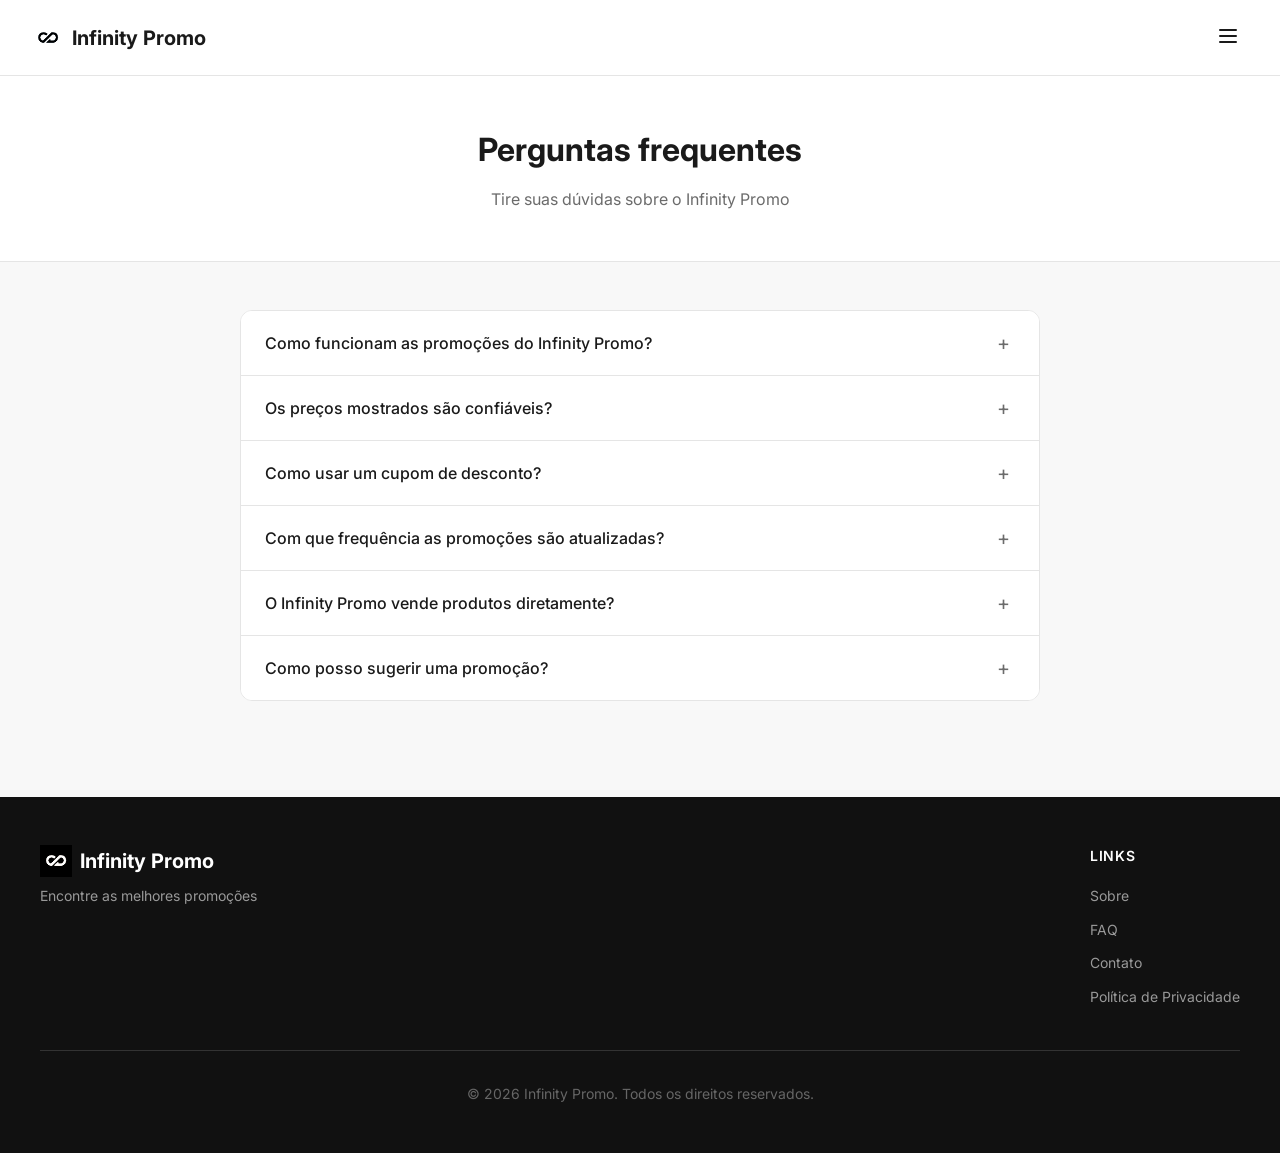
<file: website/faq.html>
<!DOCTYPE html>
<html lang="pt-BR">
<head>
  <meta charset="UTF-8">
  <meta name="viewport" content="width=device-width, initial-scale=1.0">
  <title>FAQ - Infinity Promo</title>
  <link rel="stylesheet" href="style.css">
  <link rel="icon" type="image/png" href="infinity.png">
  <meta name="description" content="Perguntas frequentes sobre o Infinity Promo: como funcionam as promoções, cupons de desconto, frequência de atualização e como sugerir ofertas.">
</head>
<body>
  <header class="header">
    <div class="header-container">
      <a href="index.html" class="logo">
        <img src="infinity.png" alt="Logo" class="logo-img">
        Infinity Promo
      </a>
      <button class="menu-toggle" aria-label="Menu">
        <svg xmlns="http://www.w3.org/2000/svg" viewBox="0 0 24 24" fill="none" stroke="currentColor" stroke-width="2" stroke-linecap="round" stroke-linejoin="round">
          <line x1="4" x2="20" y1="12" y2="12"/>
          <line x1="4" x2="20" y1="6" y2="6"/>
          <line x1="4" x2="20" y1="18" y2="18"/>
        </svg>
      </button>
      <ul class="nav-links">
        <li><a href="index.html">Início</a></li>
        <li><a href="sobre.html">Sobre</a></li>
        <li><a href="faq.html" class="active">FAQ</a></li>
      </ul>
    </div>
  </header>

  <div class="page-header">
    <h1>Perguntas frequentes</h1>
    <p class="page-header-subtitle">Tire suas dúvidas sobre o Infinity Promo</p>
  </div>

  <section class="section">
    <div class="faq-list" id="faqList"></div>
  </section>

  <footer class="footer">
    <div class="footer-content">
      <div class="footer-brand">
        <div class="logo">
          <img src="infinity.png" alt="Logo" class="logo-img">
          Infinity Promo
        </div>
        <p>Encontre as melhores promoções</p>
      </div>
      <div class="footer-links">
        <h4>Links</h4>
        <ul>
          <li><a href="sobre.html">Sobre</a></li>
          <li><a href="faq.html">FAQ</a></li>
          <li><a href="#">Contato</a></li>
          <li><a href="#">Política de Privacidade</a></li>
        </ul>
      </div>
    </div>
    <div class="footer-bottom">
      <p>&copy; 2026 Infinity Promo. Todos os direitos reservados.</p>
    </div>
  </footer>

  <script src="faq.js"></script>
</body>
</html>
</file>
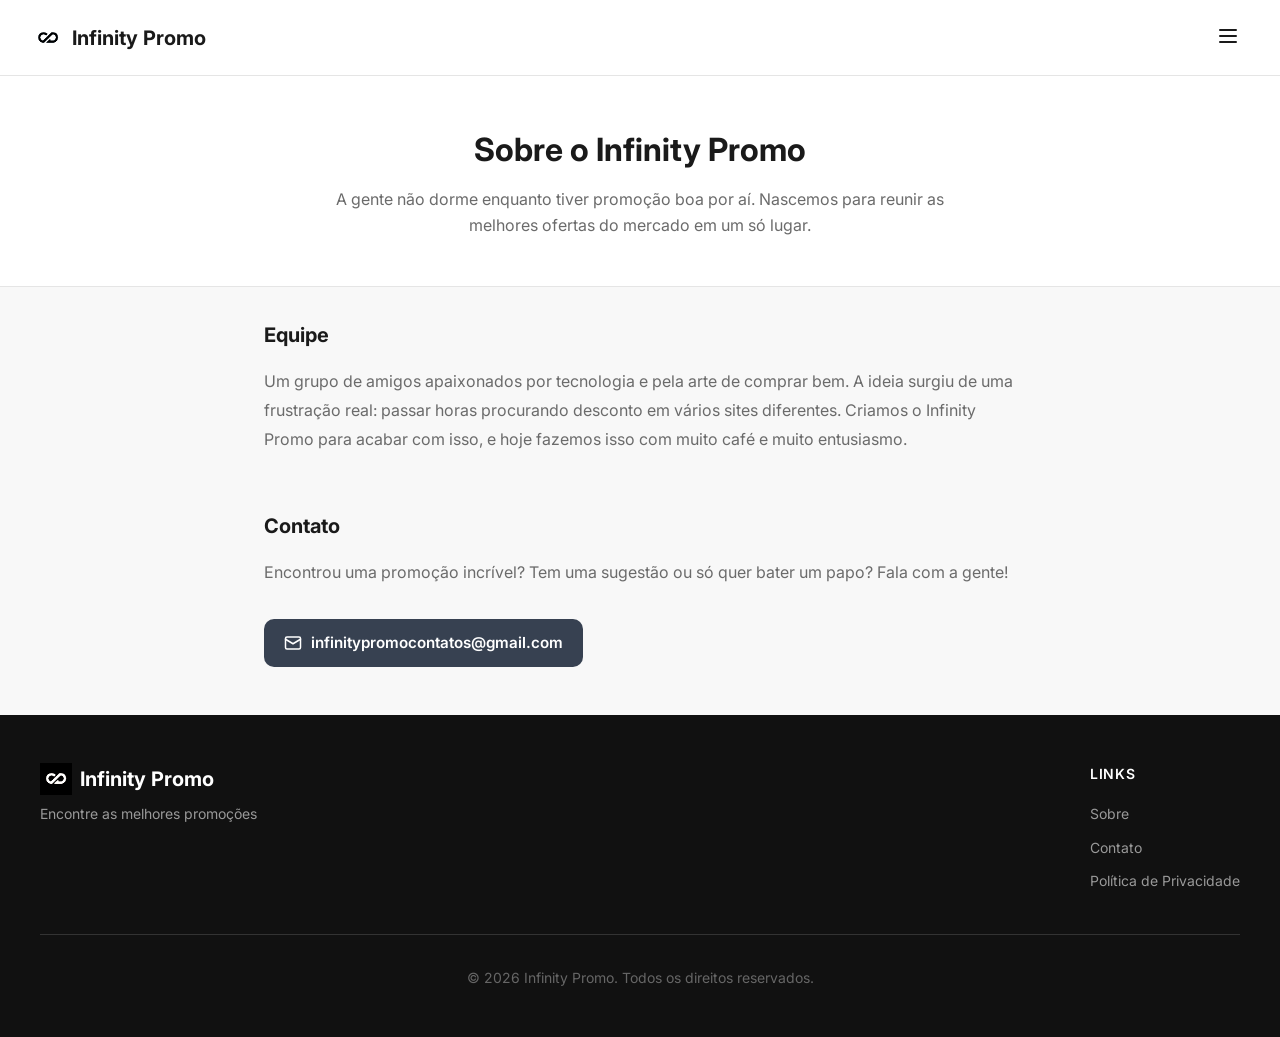
<file: website/sobre.html>
<!DOCTYPE html>
<html lang="pt-BR">
<head>
  <meta charset="UTF-8">
  <meta name="viewport" content="width=device-width, initial-scale=1.0">
  <title>Sobre - Infinity Promo</title>
  <link rel="stylesheet" href="style.css">
  <link rel="icon" type="image/png" href="infinity.png">
  <meta name="description" content="Sobre o Infinity Promo: nossa missão é facilitar a busca pelas melhores promoções online, com ofertas verificadas e atualizadas diariamente.">
  <style>
    /* ===== Estilos scoped da página /sobre ===== */

    .page-header-subtitle {
      max-width: 640px;
      margin-left: auto;
      margin-right: auto;
      line-height: 1.6;
    }

    .sobre-section {
      margin-top: 3.5rem;
    }

    .sobre-section:first-child {
      margin-top: 1rem;
    }

    .sobre-section h2 {
      margin-top: 0;
      margin-bottom: 1rem;
    }

    .sobre-section p {
      margin-bottom: 1rem;
    }

    .sobre-section p:last-child {
      margin-bottom: 0;
    }

    /* Botão de contato */
    .sobre-contact-button {
      display: inline-flex;
      align-items: center;
      gap: 0.55rem;
      margin-top: 1rem;
      padding: 0.75rem 1.25rem;
      background: #374151;
      color: #ffffff;
      border-radius: 10px;
      font-weight: 600;
      font-size: 0.95rem;
      transition: background 0.2s ease, transform 0.2s ease;
    }

    .sobre-contact-button:hover {
      background: #1f2937;
      transform: translateY(-1px);
    }

    .sobre-contact-button svg {
      width: 18px;
      height: 18px;
    }

    /* Responsivo (mobile) */
    @media (max-width: 768px) {
      /* Previne scroll horizontal acidental */
      body {
        overflow-x: hidden;
      }

      /* Hero */
      .page-header {
        padding: 1.75rem 1rem;
      }
      .page-header h1 {
        font-size: 1.5rem;
        line-height: 1.3;
      }
      .page-header-subtitle {
        font-size: 0.95rem;
        line-height: 1.55;
        padding: 0 0.25rem;
        word-wrap: break-word;
      }

      /* Container principal */
      .page-content {
        margin: 1.25rem auto;
        padding: 0 1rem;
      }

      /* Seções */
      .sobre-section {
        margin-top: 2.25rem;
      }
      .sobre-section:first-child {
        margin-top: 0.5rem;
      }
      .sobre-section h2 {
        font-size: 1.125rem;
        margin-bottom: 0.85rem;
      }
      .sobre-section p {
        font-size: 0.95rem;
        line-height: 1.65;
      }

      /* Botão de contato - largura total */
      .sobre-contact-button {
        display: flex;
        width: 100%;
        box-sizing: border-box;
        justify-content: center;
        align-items: center;
        padding: 0.85rem 1rem;
        font-size: 0.95rem;
        text-align: center;
        margin-top: 0.85rem;
      }
    }
  </style>
</head>
<body>
  <header class="header">
    <div class="header-container">
      <a href="index.html" class="logo">
        <img src="infinity.png" alt="Logo" class="logo-img">
        Infinity Promo
      </a>
      <button class="menu-toggle" aria-label="Menu">
        <svg xmlns="http://www.w3.org/2000/svg" viewBox="0 0 24 24" fill="none" stroke="currentColor" stroke-width="2" stroke-linecap="round" stroke-linejoin="round">
          <line x1="4" x2="20" y1="12" y2="12"/>
          <line x1="4" x2="20" y1="6" y2="6"/>
          <line x1="4" x2="20" y1="18" y2="18"/>
        </svg>
      </button>
      <ul class="nav-links">
        <li><a href="index.html">Início</a></li>
        <li><a href="sobre.html" class="active">Sobre</a></li>
        <li><a href="faq.html">FAQ</a></li>
      </ul>
    </div>
  </header>

  <div class="page-header">
    <h1>Sobre o Infinity Promo</h1>
    <p class="page-header-subtitle">A gente não dorme enquanto tiver promoção boa por aí. Nascemos para reunir as melhores ofertas do mercado em um só lugar.</p>
  </div>

  <div class="page-content">
    <section class="sobre-section">
      <h2>Equipe</h2>
      <p>Um grupo de amigos apaixonados por tecnologia e pela arte de comprar bem. A ideia surgiu de uma frustração real: passar horas procurando desconto em vários sites diferentes. Criamos o Infinity Promo para acabar com isso, e hoje fazemos isso com muito café e muito entusiasmo.</p>
    </section>

    <section class="sobre-section">
      <h2>Contato</h2>
      <p>Encontrou uma promoção incrível? Tem uma sugestão ou só quer bater um papo? Fala com a gente!</p>
      <a href="mailto:infinitypromocontatos@gmail.com" class="sobre-contact-button">
        <svg viewBox="0 0 24 24" fill="none" stroke="currentColor" stroke-width="2" stroke-linecap="round" stroke-linejoin="round" aria-hidden="true">
          <rect x="2" y="4" width="20" height="16" rx="2"/>
          <path d="m22 7-10 6L2 7"/>
        </svg>
        infinitypromocontatos@gmail.com
      </a>
    </section>
  </div>

  <footer class="footer">
    <div class="footer-content">
      <div class="footer-brand">
        <div class="logo">
          <img src="infinity.png" alt="Logo" class="logo-img">
          Infinity Promo
        </div>
        <p>Encontre as melhores promoções</p>
      </div>
      <div class="footer-links">
        <h4>Links</h4>
        <ul>
          <li><a href="sobre.html">Sobre</a></li>
          <li><a href="#">Contato</a></li>
          <li><a href="#">Política de Privacidade</a></li>
        </ul>
      </div>
    </div>
    <div class="footer-bottom">
      <p>&copy; 2026 Infinity Promo. Todos os direitos reservados.</p>
    </div>
  </footer>

  <script>
    document.querySelector('.menu-toggle').addEventListener('click', () => {
      document.querySelector('.nav-links').classList.toggle('active');
    });
  </script>
</body>
</html>
</file>
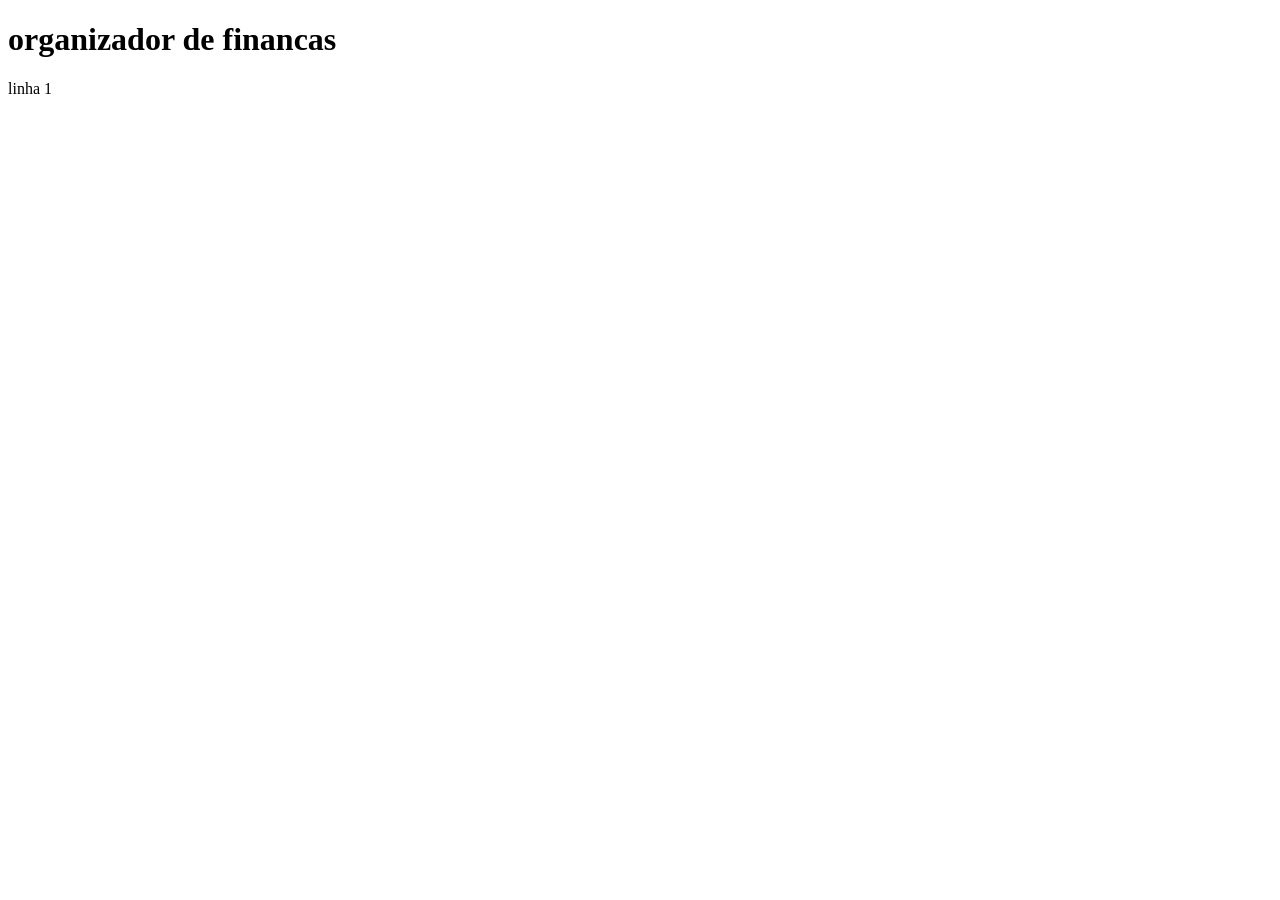
<file: finanças/templates/main.html>
<!DOCTYPE html>
<html lang = "en">
<head>
        <meta charset = "UTF-8">
        <title>Organizador de finanças</title>
</head>
<body>
        <h1>organizador de financas</h1>
        <p>linha 1</p>
</body>
</html>
</file>
<file: website/style.css>
@import url('https://fonts.googleapis.com/css2?family=Inter:wght@400;500;600;700&display=swap');

:root {
  --primary: #1A1A1A;
  --primary-hover: #333333;
  --bg-light: #F8F8F8;
  --bg-white: #FFFFFF;
  --text-primary: #1A1A1A;
  --text-secondary: #6B6B6B;
  --badge-red: #EF4444;
  --border: #E5E5E5;
}

* {
  box-sizing: border-box;
  margin: 0;
  padding: 0;
}

html {
  scroll-behavior: smooth;
}

body {
  font-family: 'Inter', sans-serif;
  line-height: 1.6;
  color: var(--text-primary);
  background-color: var(--bg-light);
}

a {
  text-decoration: none;
  color: inherit;
}

img {
  max-width: 100%;
  display: block;
}

/* Animações */
@keyframes fadeIn {
  from {
    opacity: 0;
    transform: translateY(20px);
  }
  to {
    opacity: 1;
    transform: translateY(0);
  }
}

@keyframes fadeInUp {
  from {
    opacity: 0;
    transform: translateY(30px);
  }
  to {
    opacity: 1;
    transform: translateY(0);
  }
}

@keyframes scaleIn {
  from {
    opacity: 0;
    transform: scale(0.9);
  }
  to {
    opacity: 1;
    transform: scale(1);
  }
}

@keyframes pulse {
  0%, 100% {
    transform: scale(1);
  }
  50% {
    transform: scale(1.05);
  }
}

@keyframes shake {
  0%, 100% {
    transform: translateX(0);
  }
  25% {
    transform: translateX(-5px);
  }
  75% {
    transform: translateX(5px);
  }
}

/* Header */
.header {
  background: var(--bg-white);
  border-bottom: 1px solid var(--border);
  position: sticky;
  top: 0;
  z-index: 100;
  animation: fadeIn 0.5s ease;
}

.header-container {
  max-width: 100%;
  margin: 0;
  padding: 1rem 2rem;
  display: flex;
  justify-content: space-between;
  align-items: center;
}

.header-left {
  display: flex;
  align-items: center;
  gap: 1rem;
}

.logo {
  display: flex;
  align-items: center;
  gap: 0.5rem;
  font-size: 1.25rem;
  font-weight: 700;
  color: var(--text-primary);
  transition: transform 0.3s ease;
}

.logo:hover {
  transform: scale(1.02);
}

.logo-img {
  width: 32px;
  height: 32px;
  object-fit: contain;
  mix-blend-mode: multiply;
  filter: contrast(1.5) brightness(1.1);
  transition: transform 0.3s ease;
}

.logo:hover .logo-img {
  transform: rotate(-10deg);
}

/* Menu Toggle */
.menu-toggle {
  background: none;
  border: none;
  cursor: pointer;
  padding: 0.5rem;
  transition: transform 0.3s ease;
}

.menu-toggle:hover {
  transform: scale(1.1);
}

.menu-toggle:active {
  transform: scale(0.95);
}

.menu-toggle svg {
  width: 24px;
  height: 24px;
  color: var(--text-primary);
  transition: transform 0.3s ease;
}

.menu-toggle:hover svg {
  transform: rotate(90deg);
}

/* Nav Links */
.nav-links {
  position: absolute;
  top: 100%;
  left: 0;
  background: var(--bg-white);
  list-style: none;
  min-width: 150px;
  border-bottom: 1px solid var(--border);
  box-shadow: 0 4px 12px rgba(0, 0, 0, 0.1);
  opacity: 0;
  visibility: hidden;
  transform: translateY(-10px);
  transition: opacity 0.3s ease, transform 0.3s ease, visibility 0.3s ease;
}

.nav-links.active {
  opacity: 1;
  visibility: visible;
  transform: translateY(0);
}

.nav-links li {
  border-bottom: 1px solid var(--border);
}

.nav-links li:last-child {
  border-bottom: none;
}

.nav-links a {
  display: block;
  padding: 0.75rem 1.5rem;
  color: var(--text-secondary);
  font-weight: 500;
  transition: color 0.2s, background 0.2s;
}

.nav-links a:hover,
.nav-links a.active {
  color: var(--primary);
  background: var(--bg-light);
}
.hero {
  background: var(--bg-white);
  padding: 4rem 1.5rem;
  text-align: center;
  animation: fadeIn 0.8s ease;
  position: relative;
}

.hero-logo {
  width: 80px;
  height: 80px;
  margin: 0 auto 1.5rem;
  object-fit: contain;
  mix-blend-mode: multiply;
  filter: contrast(1.5) brightness(1.1);
  animation: scaleIn 0.6s ease 0.2s both;
}

.hero h1 {
  font-size: 2.5rem;
  font-weight: 700;
  color: var(--text-primary);
  margin-bottom: 0.75rem;
}

.hero p {
  font-size: 1.125rem;
  color: var(--text-secondary);
  margin-bottom: 2rem;
}

.search-box {
  display: flex;
  max-width: 500px;
  margin: 0 auto;
  gap: 0.5rem;
  align-items: stretch;
}

.filter-container {
  position: relative;
}

.filter-toggle {
  height: 100%;
  padding: 1rem;
  background: var(--bg-white);
  border: 2px solid var(--border);
  border-radius: 8px;
  cursor: pointer;
  display: flex;
  align-items: center;
  justify-content: center;
  transition: all 0.3s ease;
}

.filter-toggle:hover {
  border-color: var(--primary);
}

.filter-toggle svg {
  width: 20px;
  height: 20px;
  color: var(--text-primary);
}

.filter-dropdown {
  position: absolute;
  top: calc(100% + 8px);
  left: 0;
  width: 260px;
  max-height: 280px;
  overflow-y: auto;
  background: var(--bg-white);
  border: 1px solid var(--border);
  border-radius: 12px;
  box-shadow: 0 8px 24px rgba(0, 0, 0, 0.12);
  padding: 16px 16px 0;
  z-index: 200;
  opacity: 0;
  visibility: hidden;
  transform: translateY(-10px);
  transition: all 0.3s ease;
  scrollbar-width: thin;
  scrollbar-color: #ccc transparent;
}

.filter-dropdown::-webkit-scrollbar {
  width: 6px;
}

.filter-dropdown::-webkit-scrollbar-track {
  background: transparent;
}

.filter-dropdown::-webkit-scrollbar-thumb {
  background: #ccc;
  border-radius: 3px;
}

.filter-dropdown::-webkit-scrollbar-thumb:hover {
  background: #999;
}

.filter-dropdown.active {
  opacity: 1;
  visibility: visible;
  transform: translateY(0);
}

.filter-group h4 {
  font-size: 0.75rem;
  font-weight: 600;
  color: var(--text-secondary);
  text-transform: uppercase;
  letter-spacing: 0.05em;
  margin-bottom: 0.75rem;
}

.filter-option {
  display: flex;
  align-items: center;
  gap: 0.5rem;
  padding: 0.5rem;
  border-radius: 6px;
  cursor: pointer;
  transition: background 0.2s ease;
}

.filter-option:hover {
  background: var(--bg-light);
}

.filter-option input {
  display: none;
}

.filter-option span {
  font-size: 0.875rem;
  color: var(--text-primary);
}

.filter-option input:checked + span {
  font-weight: 500;
}

.filter-option:has(input:checked) {
  background: var(--bg-light);
}

.filter-option:has(input:checked) span {
  color: var(--primary);
  font-weight: 500;
}

.filter-divider {
  height: 1px;
  background: var(--border);
  margin: 1rem 0;
}

.filter-apply-btn {
  width: 100%;
  padding: 0.875rem;
  background: var(--primary);
  color: white;
  border: none;
  border-radius: 8px;
  font-size: 0.875rem;
  font-weight: 600;
  font-family: 'Inter', sans-serif;
  cursor: pointer;
  transition: all 0.3s ease;
  margin-top: 1rem;
  margin-bottom: 16px;
  position: sticky;
  bottom: 0;
  box-shadow: 0 -4px 12px rgba(0, 0, 0, 0.08);
}

.filter-apply-btn:hover {
  background: var(--primary-hover);
  transform: translateY(-2px);
  box-shadow: 0 4px 12px rgba(26, 26, 26, 0.3);
}

.search-input {
  flex: 1;
  padding: 1rem 1.25rem;
  border: 2px solid var(--border);
  border-radius: 8px;
  font-size: 1rem;
  font-family: 'Inter', sans-serif;
  outline: none;
  transition: border-color 0.3s, box-shadow 0.3s, transform 0.3s;
  height: auto;
}

.search-input:focus {
  border-color: var(--primary);
  box-shadow: 0 0 0 4px rgba(26, 26, 26, 0.1);
  transform: scale(1.02);
}

.search-input::placeholder {
  color: #999;
}

.search-btn {
  padding: 1rem 1.5rem;
  background: var(--primary);
  color: white;
  border: none;
  border-radius: 8px;
  font-size: 1rem;
  font-weight: 600;
  font-family: 'Inter', sans-serif;
  cursor: pointer;
  transition: background 0.3s, transform 0.3s, box-shadow 0.3s;
}

.search-btn:hover {
  background: var(--primary-hover);
  transform: translateY(-2px);
  box-shadow: 0 4px 12px rgba(26, 26, 26, 0.3);
}

.search-btn:active {
  transform: translateY(0);
}

/* Categories Section */
.section {
  max-width: 1200px;
  margin: 0 auto;
  padding: 3rem 1.5rem;
  animation: fadeIn 0.5s ease;
}

.section-title {
  font-size: 1.5rem;
  font-weight: 700;
  margin-bottom: 1.5rem;
  color: var(--text-primary);
  animation: fadeInUp 0.5s ease both;
}

.categories-section {
  background: #f5f5f5;
  max-width: 100%;
  padding: 3rem 1.5rem;
}

.categories-section .section-title {
  max-width: 1200px;
  margin-left: auto;
  margin-right: auto;
}

.categories-grid {
  display: grid;
  grid-template-columns: repeat(6, 1fr);
  gap: 1rem;
  max-width: 1200px;
  margin: 0 auto;
  animation: fadeIn 0.5s ease 0.3s both;
}

.category-card {
  background: var(--bg-white);
  border: 1px solid var(--border);
  border-radius: 16px;
  padding: 2rem 1rem;
  display: flex;
  flex-direction: column;
  align-items: center;
  justify-content: center;
  gap: 0.75rem;
  cursor: pointer;
  transition: all 0.3s cubic-bezier(0.4, 0, 0.2, 1);
  animation: fadeInUp 0.5s ease both;
  box-shadow: 0 2px 8px rgba(0, 0, 0, 0.06);
}

.category-card:nth-child(1) { animation-delay: 0.1s; }
.category-card:nth-child(2) { animation-delay: 0.15s; }
.category-card:nth-child(3) { animation-delay: 0.2s; }
.category-card:nth-child(4) { animation-delay: 0.25s; }
.category-card:nth-child(5) { animation-delay: 0.3s; }
.category-card:nth-child(6) { animation-delay: 0.35s; }

.category-card:hover {
  border-color: var(--primary);
  box-shadow: 0 8px 20px rgba(26, 26, 26, 0.15);
  transform: translateY(-5px);
}

.category-card:active {
  transform: translateY(-2px) scale(0.98);
}

.category-card svg {
  width: 40px;
  height: 40px;
  color: var(--primary);
  transition: transform 0.3s ease;
}

.category-card:hover svg {
  transform: scale(1.2);
}

.category-card span {
  font-size: 0.8rem;
  font-weight: 500;
  color: #4a4a4a;
}

/* Products Grid */
.products-grid {
  display: grid;
  grid-template-columns: repeat(4, 1fr);
  gap: 1.5rem;
  animation: fadeIn 0.5s ease 0.4s both;
}

.view-all-btn {
  display: block;
  width: fit-content;
  margin: 2rem auto 0;
  padding: 0.625rem 1.5rem;
  background: transparent;
  color: var(--text-secondary);
  border: 1px solid var(--border);
  border-radius: 8px;
  font-family: inherit;
  font-size: 0.9rem;
  font-weight: 500;
  cursor: pointer;
  transition: all 0.2s ease;
}

.view-all-btn:hover {
  color: var(--text-primary);
  border-color: #B5B5B5;
}

.section-header {
  display: flex;
  align-items: baseline;
  justify-content: space-between;
  margin-bottom: 1.5rem;
}

.section-header .section-title {
  margin-bottom: 0;
}

.view-all-link {
  color: var(--text-secondary);
  font-size: 0.9rem;
  font-weight: 500;
  transition: color 0.2s ease;
}

.view-all-link:hover {
  color: var(--text-primary);
}

/* Product Card */
.product-card {
  background: var(--bg-white);
  border: 1px solid var(--border);
  border-radius: 12px;
  overflow: hidden;
  transition: all 0.3s cubic-bezier(0.4, 0, 0.2, 1);
  position: relative;
  animation: fadeInUp 0.5s ease both;
}

.product-card:nth-child(1) { animation-delay: 0.1s; }
.product-card:nth-child(2) { animation-delay: 0.15s; }
.product-card:nth-child(3) { animation-delay: 0.2s; }
.product-card:nth-child(4) { animation-delay: 0.25s; }
.product-card:nth-child(5) { animation-delay: 0.3s; }
.product-card:nth-child(6) { animation-delay: 0.35s; }

.product-card:hover {
  transform: translateY(-8px);
  box-shadow: 0 20px 40px rgba(0, 0, 0, 0.15);
}

.product-image {
  position: relative;
  height: 200px;
  overflow: hidden;
}

.product-image img {
  width: 100%;
  height: 100%;
  object-fit: cover;
  transition: transform 0.5s ease;
}

.product-card:hover .product-image img {
  transform: scale(1.1);
}

.discount-badge {
  position: absolute;
  top: 12px;
  left: 12px;
  background: var(--primary);
  color: white;
  padding: 0.25rem 0.75rem;
  border-radius: 6px;
  font-size: 0.875rem;
  font-weight: 700;
  animation: pulse 2s infinite;
}

.product-info {
  padding: 1.25rem;
}

.category-tag {
  display: inline-block;
  background: var(--bg-light);
  color: var(--text-secondary);
  padding: 0.25rem 0.75rem;
  border-radius: 20px;
  font-size: 0.75rem;
  font-weight: 500;
  margin-bottom: 0.75rem;
  transition: all 0.3s ease;
}

.product-card:hover .category-tag {
  background: var(--primary);
  color: white;
}

.product-name {
  font-size: 1rem;
  font-weight: 600;
  color: var(--text-primary);
  margin-bottom: 0.5rem;
  display: -webkit-box;
  -webkit-line-clamp: 2;
  -webkit-box-orient: vertical;
  overflow: hidden;
  line-height: 1.4;
}

.product-description {
  font-size: 0.875rem;
  color: var(--text-secondary);
  margin-bottom: 1rem;
  white-space: nowrap;
  overflow: hidden;
  text-overflow: ellipsis;
}

.price-container {
  margin-bottom: 1rem;
}

.original-price {
  font-size: 0.875rem;
  color: var(--text-secondary);
  text-decoration: line-through;
  margin-bottom: 0.25rem;
}

.sale-price {
  font-size: 1.5rem;
  font-weight: 700;
  color: var(--primary);
}

.product-btn {
  display: block;
  width: 100%;
  padding: 0.875rem;
  background: var(--primary);
  color: white;
  border: none;
  border-radius: 8px;
  font-size: 1rem;
  font-weight: 600;
  font-family: 'Inter', sans-serif;
  cursor: pointer;
  transition: all 0.3s cubic-bezier(0.4, 0, 0.2, 1);
  position: relative;
  overflow: hidden;
}

.product-btn::before {
  content: '';
  position: absolute;
  top: 0;
  left: -100%;
  width: 100%;
  height: 100%;
  background: linear-gradient(90deg, transparent, rgba(255,255,255,0.2), transparent);
  transition: left 0.5s ease;
}

.product-btn:hover::before {
  left: 100%;
}

.product-btn:hover {
  background: var(--primary-hover);
  transform: translateY(-2px);
  box-shadow: 0 4px 12px rgba(26, 26, 26, 0.3);
}

.product-btn:active {
  transform: translateY(0);
}

/* Filters Bar */
.filters-bar {
  display: flex;
  justify-content: space-between;
  align-items: center;
  flex-wrap: wrap;
  gap: 1rem;
  margin-bottom: 2rem;
  animation: fadeInUp 0.5s ease 0.2s both;
}

.filter-pills {
  display: flex;
  gap: 0.5rem;
  flex-wrap: wrap;
}

.filter-pill {
  padding: 0.5rem 1rem;
  background: var(--bg-white);
  border: 1px solid var(--border);
  border-radius: 20px;
  font-size: 0.875rem;
  font-weight: 500;
  color: var(--text-secondary);
  cursor: pointer;
  transition: all 0.3s cubic-bezier(0.4, 0, 0.2, 1);
}

.filter-pill:hover {
  border-color: var(--primary);
  color: var(--primary);
  transform: translateY(-2px);
}

.filter-pill.active {
  background: var(--primary);
  border-color: var(--primary);
  color: white;
  animation: pulse 1s ease;
}

.sort-select {
  padding: 0.5rem 1rem;
  border: 1px solid var(--border);
  border-radius: 8px;
  font-size: 0.875rem;
  font-family: 'Inter', sans-serif;
  background: var(--bg-white);
  cursor: pointer;
  outline: none;
  transition: all 0.3s ease;
}

.sort-select:focus {
  border-color: var(--primary);
  box-shadow: 0 0 0 3px rgba(26, 26, 26, 0.1);
}

/* Search Results Header */
.search-header {
  background: var(--bg-white);
  padding: 2rem 1.5rem;
  border-bottom: 1px solid var(--border);
  animation: fadeIn 0.5s ease;
}

.search-header-content {
  max-width: 1200px;
  margin: 0 auto;
}

.search-bar-small {
  display: flex;
  max-width: 500px;
  gap: 0.5rem;
}

.search-bar-small .search-input {
  padding: 0.75rem 1rem;
}

.search-bar-small .search-btn {
  padding: 0.75rem 1.25rem;
}

.results-info {
  margin-top: 1rem;
  font-size: 0.875rem;
  color: var(--text-secondary);
  animation: fadeIn 0.4s ease 0.3s both;
}

.results-info strong {
  color: var(--text-primary);
}

/* Empty State */
.empty-state {
  text-align: center;
  padding: 4rem 1.5rem;
  grid-column: 1 / -1;
  animation: fadeIn 0.6s ease;
}

.empty-state svg {
  width: 64px;
  height: 64px;
  margin: 0 auto 1.5rem;
  color: var(--text-secondary);
  animation: pulse 2s infinite;
}

.empty-state h3 {
  font-size: 1.25rem;
  margin-bottom: 0.5rem;
  color: var(--text-primary);
}

.empty-state p {
  color: var(--text-secondary);
}

/* Footer */
.footer {
  background: #111111;
  color: white;
  padding: 3rem 1.5rem;
  margin-top: 3rem;
  animation: fadeIn 0.8s ease;
}

.footer-content {
  max-width: 1200px;
  margin: 0 auto;
  display: flex;
  justify-content: space-between;
  align-items: start;
  flex-wrap: wrap;
  gap: 2rem;
  animation: fadeIn 0.6s ease 0.2s both;
}

.footer-brand .logo {
  color: white;
  margin-bottom: 0.5rem;
  transition: transform 0.3s ease;
}

.footer-brand .logo:hover {
  transform: scale(1.05);
}

.footer-brand .logo-img {
  mix-blend-mode: screen;
  filter: invert(1) contrast(1.5) brightness(1.1);
  transition: transform 0.3s ease;
}

.footer-brand .logo:hover .logo-img {
  transform: rotate(-10deg);
}

.footer-brand p {
  color: #999;
  font-size: 0.875rem;
}

.footer-links h4 {
  font-size: 0.875rem;
  font-weight: 600;
  margin-bottom: 1rem;
  text-transform: uppercase;
  letter-spacing: 0.05em;
}

.footer-links ul {
  list-style: none;
}

.footer-links li {
  margin-bottom: 0.5rem;
}

.footer-links a {
  color: #999;
  font-size: 0.875rem;
  transition: all 0.3s ease;
  display: inline-block;
}

.footer-links a:hover {
  color: white;
  transform: translateX(5px);
}

.footer-bottom {
  max-width: 1200px;
  margin: 2rem auto 0;
  padding-top: 2rem;
  border-top: 1px solid #333;
  text-align: center;
  color: #666;
  font-size: 0.875rem;
  animation: fadeIn 0.5s ease 0.5s both;
}

/* Page Header */
.page-header {
  background: var(--bg-white);
  padding: 3rem 1.5rem;
  text-align: center;
  border-bottom: 1px solid var(--border);
  animation: fadeIn 0.6s ease;
}

.page-header h1 {
  font-size: 2rem;
  font-weight: 700;
  animation: fadeInUp 0.5s ease 0.2s both;
}

.page-header-subtitle {
  margin-top: 0.75rem;
  color: var(--text-secondary);
  font-size: 1rem;
  animation: fadeInUp 0.5s ease 0.3s both;
}

/* Page Content */
.page-content {
  max-width: 800px;
  margin: 2rem auto;
  padding: 0 1.5rem;
  animation: fadeIn 0.6s ease 0.3s both;
}

.page-content h2 {
  font-size: 1.25rem;
  margin: 1.5rem 0 0.75rem;
  color: var(--text-primary);
  transition: color 0.3s ease;
}

.page-content h2:hover {
  color: var(--primary);
}

.page-content p {
  color: var(--text-secondary);
  margin-bottom: 1rem;
  line-height: 1.8;
}

/* Blog Grid */
.blog-grid {
  display: grid;
  grid-template-columns: repeat(3, 1fr);
  gap: 1.5rem;
  animation: fadeIn 0.5s ease 0.3s both;
}

.blog-card {
  background: var(--bg-white);
  border: 1px solid var(--border);
  border-radius: 12px;
  overflow: hidden;
  transition: all 0.3s cubic-bezier(0.4, 0, 0.2, 1);
  animation: fadeInUp 0.5s ease both;
}

.blog-card:nth-child(1) { animation-delay: 0.1s; }
.blog-card:nth-child(2) { animation-delay: 0.15s; }
.blog-card:nth-child(3) { animation-delay: 0.2s; }
.blog-card:nth-child(4) { animation-delay: 0.25s; }
.blog-card:nth-child(5) { animation-delay: 0.3s; }
.blog-card:nth-child(6) { animation-delay: 0.35s; }

.blog-card:hover {
  transform: translateY(-8px);
  box-shadow: 0 20px 40px rgba(0, 0, 0, 0.15);
}

.blog-card img {
  width: 100%;
  height: 180px;
  object-fit: cover;
  transition: transform 0.5s ease;
}

.blog-card:hover img {
  transform: scale(1.1);
}

.blog-card .info {
  padding: 1.25rem;
}

.blog-card h3 {
  font-size: 1rem;
  font-weight: 600;
  margin-bottom: 0.5rem;
  color: var(--text-primary);
}

.blog-card p {
  font-size: 0.875rem;
  color: var(--text-secondary);
  margin-bottom: 0.75rem;
}

.blog-card .date {
  font-size: 0.75rem;
  color: #999;
}

/* FAQ Accordion */
.faq-list {
  max-width: 800px;
  margin: 0 auto;
  background: var(--bg-white);
  border: 1px solid var(--border);
  border-radius: 12px;
  overflow: hidden;
  animation: fadeInUp 0.5s ease 0.2s both;
}

.faq-item {
  border-bottom: 1px solid var(--border);
}

.faq-item:last-child {
  border-bottom: none;
}

.faq-question {
  width: 100%;
  display: flex;
  align-items: center;
  justify-content: space-between;
  gap: 1rem;
  padding: 1.25rem 1.5rem;
  background: var(--bg-white);
  border: none;
  cursor: pointer;
  font-family: 'Inter', sans-serif;
  font-size: 1rem;
  font-weight: 500;
  color: var(--text-primary);
  text-align: left;
  transition: background 0.2s ease;
}

.faq-question:hover {
  background: var(--bg-light);
}

.faq-question-text {
  flex: 1;
  line-height: 1.4;
}

.faq-icon {
  flex-shrink: 0;
  width: 24px;
  height: 24px;
  display: flex;
  align-items: center;
  justify-content: center;
  font-size: 1.25rem;
  font-weight: 400;
  color: var(--text-secondary);
  transition: transform 0.3s ease, color 0.3s ease;
}

.faq-item.active .faq-icon {
  transform: rotate(45deg);
  color: var(--primary);
}

.faq-answer {
  max-height: 0;
  overflow: hidden;
  transition: max-height 0.3s ease;
}

.faq-answer-inner {
  padding: 0 1.5rem 1.25rem;
}

.faq-answer p {
  color: var(--text-secondary);
  line-height: 1.7;
  font-size: 0.95rem;
  margin: 0;
}

/* Responsive */
@media (max-width: 1024px) {
  .products-grid {
    grid-template-columns: repeat(2, 1fr);
  }
  
  .blog-grid {
    grid-template-columns: repeat(2, 1fr);
  }
}

@media (max-width: 768px) {
  .hero h1 {
    font-size: 1.75rem;
  }
  
  .hero p {
    font-size: 1rem;
  }
  
  .search-box {
    flex-direction: column;
  }
  
  .categories-grid {
    grid-template-columns: repeat(3, 1fr);
  }
  
  .products-grid {
    grid-template-columns: 1fr;
  }
  
  .blog-grid {
    grid-template-columns: 1fr;
  }
  
  .filters-bar {
    flex-direction: column;
    align-items: stretch;
  }
  
  .filter-pills {
    overflow-x: auto;
    flex-wrap: nowrap;
    padding-bottom: 0.5rem;
  }
  
  .footer-content {
    flex-direction: column;
    text-align: center;
  }
  
  .footer-links {
    text-align: center;
  }
}

@media (max-width: 480px) {
  .categories-grid {
    grid-template-columns: repeat(2, 1fr);
  }
  
  .section {
    padding: 2rem 1rem;
  }
  
  .section-title {
    font-size: 1.25rem;
  }
}

/* ============================================
   PÁGINA DE PRODUTO
   ============================================ */

:root {
}

/* Breadcrumb */
.breadcrumb {
  background: var(--bg-white);
  padding: 1rem 1.5rem;
  border-bottom: 1px solid var(--border);
  animation: fadeIn 0.4s ease;
}

.breadcrumb-content {
  max-width: 1200px;
  margin: 0 auto;
  display: flex;
  align-items: center;
  gap: 0.5rem;
  flex-wrap: wrap;
  font-size: 0.875rem;
  color: var(--text-secondary);
}

.breadcrumb a {
  color: var(--text-secondary);
  transition: color 0.2s ease;
}

.breadcrumb a:hover {
  color: var(--primary);
}

.breadcrumb-sep {
  color: #ccc;
}

.breadcrumb-current {
  color: var(--primary);
  font-weight: 500;
  max-width: 100%;
  overflow: hidden;
  text-overflow: ellipsis;
  white-space: nowrap;
}

/* Página de produto */
.product-page {
  max-width: 1200px;
  margin: 2rem auto;
  padding: 0 1.5rem 7rem;
  animation: fadeIn 0.5s ease;
}

.product-not-found {
  padding: 4rem 1.5rem;
}

/* Grid principal: galeria + info */
.product-main {
  display: grid;
  grid-template-columns: 1fr 1fr;
  gap: 3rem;
  margin-bottom: 3rem;
  animation: fadeInUp 0.5s ease;
}

/* Galeria */
.product-gallery {
  display: flex;
  flex-direction: column;
  gap: 1rem;
}

.product-gallery-main {
  position: relative;
  width: 100%;
  aspect-ratio: 4 / 3;
  background: var(--bg-white);
  border: 1px solid var(--border);
  border-radius: 12px;
  overflow: hidden;
}

.product-gallery-main img {
  width: 100%;
  height: 100%;
  object-fit: cover;
  transition: opacity 0.3s ease;
}

.gallery-badge {
  font-size: 1rem;
  padding: 0.5rem 1rem;
}

.gallery-skeleton {
  position: absolute;
  inset: 0;
  background: linear-gradient(90deg, #f0f0f0 25%, #e0e0e0 50%, #f0f0f0 75%);
  background-size: 200% 100%;
  animation: skeletonShimmer 1.5s infinite;
}

@keyframes skeletonShimmer {
  0% { background-position: 200% 0; }
  100% { background-position: -200% 0; }
}

.product-thumbs {
  display: grid;
  grid-template-columns: repeat(3, 1fr);
  gap: 0.75rem;
}

.thumb {
  background: var(--bg-white);
  border: 2px solid var(--border);
  border-radius: 8px;
  padding: 0;
  cursor: pointer;
  overflow: hidden;
  aspect-ratio: 4 / 3;
  transition: all 0.2s ease;
}

.thumb img {
  width: 100%;
  height: 100%;
  object-fit: cover;
}

.thumb:hover {
  border-color: #ccc;
  transform: translateY(-2px);
}

.thumb.active {
  border-color: var(--primary);
  box-shadow: 0 0 0 2px rgba(26, 26, 26, 0.15);
}

/* Detalhes do produto */
.product-details {
  display: flex;
  flex-direction: column;
  gap: 1.25rem;
}

.product-title {
  font-size: 1.75rem;
  font-weight: 700;
  color: var(--text-primary);
  line-height: 1.2;
  margin: 0;
}

/* Countdown */
.countdown-timer {
  background: #F5F5F5;
  border: 1px solid var(--border);
  border-radius: 12px;
  padding: 1rem 1.25rem;
  display: flex;
  align-items: center;
  justify-content: space-between;
  gap: 1rem;
  flex-wrap: wrap;
  transition: all 0.3s ease;
}

.countdown-header {
  display: flex;
  align-items: center;
  gap: 0.5rem;
  color: var(--text-primary);
  font-size: 0.875rem;
  font-weight: 500;
}

.countdown-header svg {
  width: 18px;
  height: 18px;
}

.countdown-boxes {
  display: flex;
  align-items: center;
  gap: 0.4rem;
}

.countdown-box {
  background: var(--primary);
  border: 1px solid var(--primary);
  border-radius: 8px;
  padding: 0.4rem 0.6rem;
  display: flex;
  align-items: baseline;
  gap: 0.2rem;
  min-width: 48px;
  justify-content: center;
}

.countdown-value {
  font-size: 1.1rem;
  font-weight: 700;
  color: white;
  font-variant-numeric: tabular-nums;
  font-family: 'Inter', monospace;
}

.countdown-label {
  font-size: 0.7rem;
  color: var(--text-secondary);
  font-weight: 500;
}

.countdown-sep {
  color: var(--primary);
  font-weight: 700;
  font-size: 1.1rem;
}

.countdown-timer[data-state="ended"] {
  background: #FEE2E2;
  border-color: #FECACA;
}

.countdown-ended {
  display: flex;
  align-items: center;
  gap: 0.5rem;
  color: #B91C1C;
  font-weight: 600;
  font-size: 0.95rem;
  width: 100%;
  justify-content: center;
}

.countdown-ended svg {
  width: 20px;
  height: 20px;
}

/* Preços */
.product-pricing {
  display: flex;
  flex-direction: column;
  gap: 0.25rem;
  padding: 0.5rem 0;
}

.product-pricing .original-price {
  font-size: 1rem;
  color: var(--text-secondary);
  text-decoration: line-through;
  margin: 0;
}

.product-pricing .sale-price {
  font-size: 2.25rem;
  font-weight: 800;
  color: var(--primary);
  margin: 0;
  letter-spacing: -0.02em;
}

.savings-line {
  color: var(--text-secondary);
  font-size: 0.95rem;
  font-weight: 500;
  margin: 0.25rem 0 0;
}

.savings-line strong {
  font-weight: 700;
}

/* Ações */
.product-actions {
  display: flex;
  flex-direction: column;
  gap: 0.75rem;
  margin-top: 0.5rem;
}

.product-btn-primary {
  background: var(--primary);
  color: white;
  text-align: center;
  text-decoration: none;
  display: flex;
  align-items: center;
  justify-content: center;
  gap: 0.5rem;
}

.product-btn-primary:hover {
  background: var(--primary-hover);
}

.product-btn-secondary {
  background: var(--bg-white);
  color: var(--text-primary);
  border: 2px solid var(--border);
  display: flex;
  align-items: center;
  justify-content: center;
  gap: 0.5rem;
}

.product-btn-secondary:hover {
  border-color: var(--primary);
  transform: translateY(-2px);
}

.product-btn-secondary.copied {
  background: #F5F5F5;
  border-color: var(--primary);
  color: var(--primary);
}

.product-btn-secondary.disabled,
.product-btn-secondary:disabled {
  cursor: not-allowed;
  opacity: 0.5;
  pointer-events: none;
}

.coupon-icon {
  width: 18px;
  height: 18px;
}

.product-btn-secondary.copied .coupon-icon {
  fill: var(--primary);
}

/* Loja */
.product-store {
  display: flex;
  justify-content: space-between;
  align-items: center;
  flex-wrap: wrap;
  gap: 1rem;
  padding: 1rem;
  background: var(--bg-white);
  border: 1px solid var(--border);
  border-radius: 8px;
  margin-top: 0.5rem;
}

.store-info {
  display: flex;
  align-items: center;
  gap: 0.5rem;
  color: var(--text-primary);
  font-weight: 500;
}

.store-info svg {
  width: 20px;
  height: 20px;
  color: var(--text-secondary);
}

.store-name {
  font-size: 0.95rem;
}

.free-shipping {
  display: inline-flex;
  align-items: center;
  gap: 0.4rem;
  color: var(--primary);
  font-size: 0.85rem;
  font-weight: 600;
  background: #F5F5F5;
  padding: 0.3rem 0.7rem;
  border-radius: 20px;
}

.free-shipping svg {
  width: 16px;
  height: 16px;
}

/* Especificações */
.product-specs-section {
  margin-bottom: 3rem;
  animation: fadeInUp 0.5s ease 0.2s both;
}

.specs-card {
  background: var(--bg-white);
  border: 1px solid var(--border);
  border-radius: 12px;
  padding: 2rem;
}

.specs-title {
  font-size: 1.25rem;
  font-weight: 700;
  margin: 0 0 1.5rem;
  color: var(--text-primary);
}

.specs-table {
  display: flex;
  flex-direction: column;
  border: 1px solid var(--border);
  border-radius: 8px;
  overflow: hidden;
}

.specs-row {
  display: grid;
  grid-template-columns: 1fr 2fr;
  padding: 0.85rem 1rem;
  border-bottom: 1px solid var(--border);
  font-size: 0.9rem;
  transition: background 0.2s ease;
}

.specs-row:last-child {
  border-bottom: none;
}

.specs-row:hover {
  background: var(--bg-light);
}

.specs-label {
  color: var(--text-secondary);
  font-weight: 500;
}

.specs-value {
  color: var(--text-primary);
  font-weight: 600;
}

.specs-description {
  margin-top: 2rem;
  padding-top: 1.5rem;
  border-top: 1px solid var(--border);
}

.specs-description h3 {
  font-size: 1.1rem;
  font-weight: 700;
  margin: 0 0 0.75rem;
  color: var(--text-primary);
}

.specs-description p {
  color: var(--text-secondary);
  line-height: 1.8;
  margin: 0;
}

/* Relacionados */
.related-section {
  animation: fadeInUp 0.5s ease 0.3s both;
}

.related-section .section-title {
  margin-bottom: 1.5rem;
}

/* CTA mobile (sticky bottom) */
.mobile-cta-bar {
  display: none;
  position: fixed;
  bottom: 0;
  left: 0;
  right: 0;
  background: var(--bg-white);
  border-top: 1px solid var(--border);
  padding: 0.75rem 1rem;
  align-items: center;
  justify-content: space-between;
  gap: 1rem;
  z-index: 90;
  box-shadow: 0 -4px 12px rgba(0, 0, 0, 0.08);
  animation: fadeInUp 0.4s ease;
}

.mobile-cta-info {
  display: flex;
  flex-direction: column;
}

.mobile-cta-price {
  font-size: 1.1rem;
  font-weight: 700;
  color: var(--primary);
}

.mobile-cta-discount {
  font-size: 0.75rem;
  color: var(--text-secondary);
  font-weight: 600;
}

.mobile-cta-bar .product-btn-primary {
  padding: 0.75rem 1.25rem;
  width: auto;
  font-size: 0.9rem;
}

/* Responsividade da página de produto */
@media (max-width: 1024px) {
  .product-main {
    gap: 2rem;
  }

  .product-title {
    font-size: 1.5rem;
  }

  .product-pricing .sale-price {
    font-size: 1.85rem;
  }
}

@media (max-width: 768px) {
  .product-page {
    padding: 0 1rem 8rem;
  }

  .product-main {
    grid-template-columns: 1fr;
    gap: 1.5rem;
  }

  .product-title {
    font-size: 1.35rem;
  }

  .product-pricing .sale-price {
    font-size: 1.75rem;
  }

  .specs-card {
    padding: 1.5rem 1rem;
  }

  .specs-row {
    grid-template-columns: 1fr 1.5fr;
    font-size: 0.85rem;
  }

  .countdown-timer {
    flex-direction: column;
    align-items: stretch;
    text-align: center;
  }

  .countdown-header {
    justify-content: center;
  }

  .countdown-boxes {
    justify-content: center;
  }

  .mobile-cta-bar {
    display: flex;
  }

  .product-store {
    font-size: 0.85rem;
  }
}

@media (max-width: 480px) {
  .breadcrumb {
    font-size: 0.8rem;
    padding: 0.75rem 1rem;
  }

  .product-title {
    font-size: 1.2rem;
  }

  .product-pricing .sale-price {
    font-size: 1.5rem;
  }

  .specs-row {
    grid-template-columns: 1fr;
    gap: 0.25rem;
  }

  .specs-label {
    font-size: 0.75rem;
    text-transform: uppercase;
    letter-spacing: 0.05em;
  }
}
</file>
